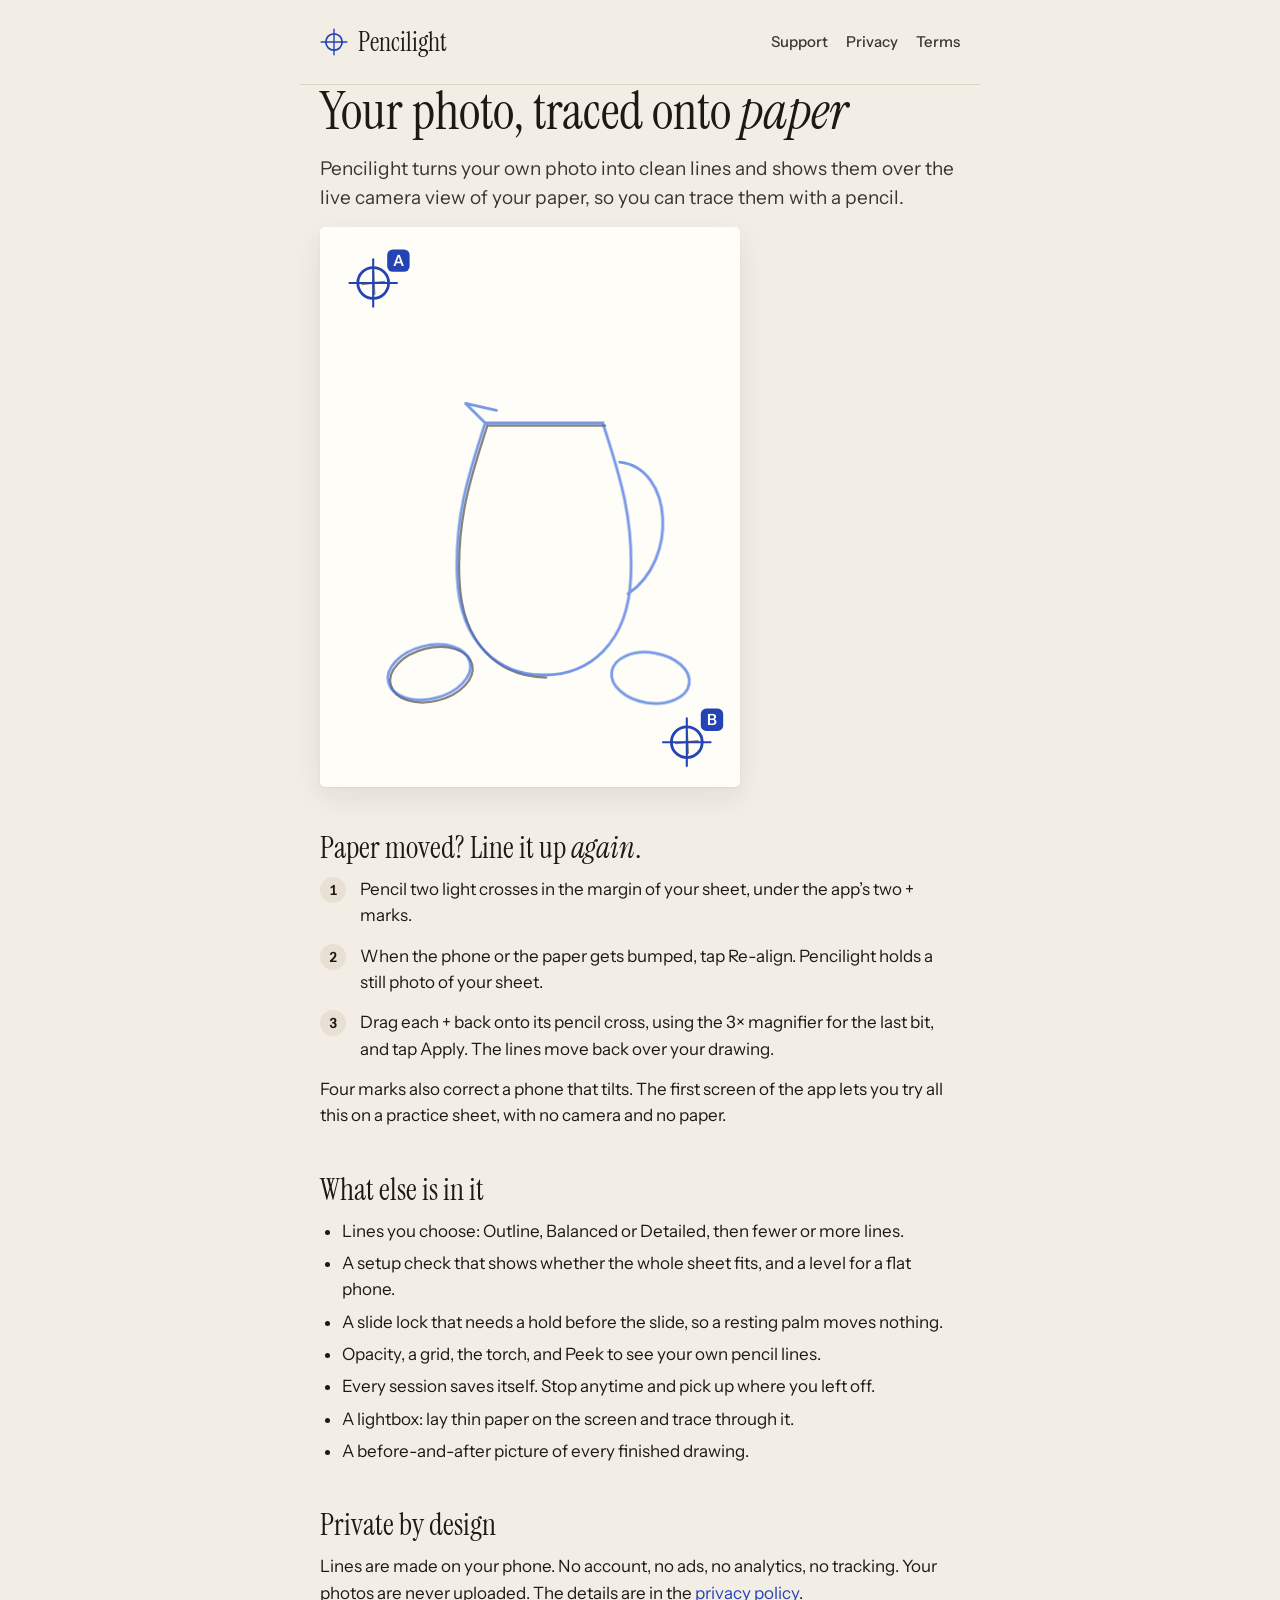
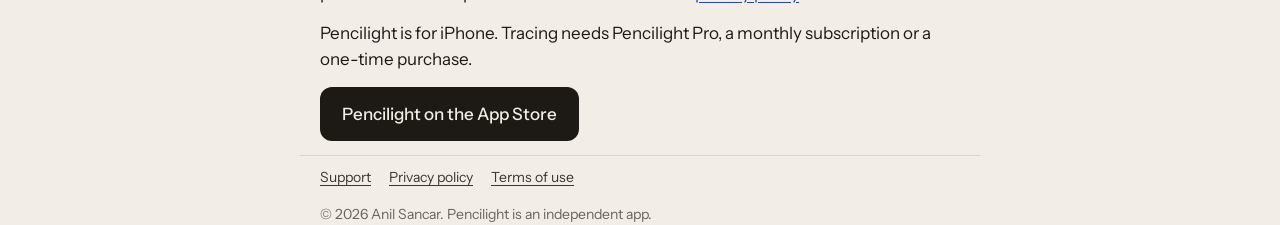
<file: index.html>
<!doctype html>
<html lang="en">
<head>
  <meta charset="utf-8">
  <meta name="viewport" content="width=device-width, initial-scale=1">
  <meta name="color-scheme" content="light">
  <meta name="theme-color" content="#F3EEE5">
  <title>Pencilight: trace your photo onto paper</title>
  <meta name="description" content="Pencilight turns your own photo into clean lines over the live camera view of your paper. Two pencil marks line the picture up again when the phone or paper moves.">
  <link rel="icon" href="assets/mark.svg" type="image/svg+xml">
  <link rel="preconnect" href="https://fonts.googleapis.com">
  <link rel="preconnect" href="https://fonts.gstatic.com" crossorigin>
  <link rel="stylesheet" href="https://fonts.googleapis.com/css2?family=Instrument+Sans:wght@400;500;600&amp;family=Instrument+Serif:ital@0;1&amp;display=swap">
  <link rel="stylesheet" href="assets/site.css">
</head>
<body>
  <header class="column bar">
    <a class="wordmark" href="./" aria-label="Pencilight home">
      <svg width="28" height="28" viewBox="0 0 24 24" aria-hidden="true"><g fill="none" stroke="#2443B5" stroke-linecap="round"><circle cx="12" cy="12" r="7" stroke-width="1.5"/><path d="M12 1v22M1 12h22" stroke-width="1.2"/></g></svg>
      Pencilight
    </a>
    <nav aria-label="Site">
      <a href="support/">Support</a>
      <a href="privacy/">Privacy</a>
      <a href="terms/">Terms</a>
    </nav>
  </header>

  <main class="column">
    <h1>Your photo, traced onto <em>paper</em></h1>
    <p class="lede">Pencilight turns your own photo into clean lines and shows them over the live camera view of your paper, so you can trace them with a pencil.</p>

    <svg class="sheet" viewBox="0 0 300 400" role="img" aria-label="A sheet of paper with blue guide lines of a jug and two lemons, part of it already drawn in pencil, and two pencil crosses in the margin, A and B, each under a blue registration mark.">
      <g fill="none" stroke="#8A847A" stroke-width="1.6" stroke-linecap="round" transform="translate(1.6 1.8)">
        <path d="M118 140 C108 172 96 204 98 250 C100 298 128 320 160 320"/>
        <path d="M118 140 L202 140"/>
        <ellipse cx="78" cy="318" rx="30" ry="19" transform="rotate(-14 78 318)"/>
      </g>
      <g fill="none" stroke="#3C6DE0" stroke-width="2" stroke-linecap="round" stroke-linejoin="round" opacity="0.7">
        <path d="M118 140 C108 172 96 204 98 250 C100 298 128 320 160 320 C192 320 220 298 222 250 C224 204 212 172 202 140"/>
        <path d="M118 140 L202 140 M118 140 L104 126 L126 131"/>
        <path d="M214 168 C252 172 256 238 220 262"/>
        <ellipse cx="78" cy="318" rx="30" ry="19" transform="rotate(-14 78 318)"/>
        <ellipse cx="236" cy="322" rx="28" ry="18" transform="rotate(9 236 322)"/>
      </g>
      <g stroke="#8A847A" stroke-width="1.4" stroke-linecap="round">
        <path d="M28 41 L48 39 M38 30 L39 50"/>
        <path d="M252 369 L272 367 M262 358 L263 378"/>
      </g>
      <g fill="none" stroke-linecap="round">
        <circle cx="38" cy="40" r="11" stroke="#FFFDF8" stroke-width="5"/>
        <circle cx="38" cy="40" r="11" stroke="#2443B5" stroke-width="2"/>
        <path d="M38 23 V57 M21 40 H55" stroke="#2443B5" stroke-width="1.5"/>
        <circle cx="262" cy="368" r="11" stroke="#FFFDF8" stroke-width="5"/>
        <circle cx="262" cy="368" r="11" stroke="#2443B5" stroke-width="2"/>
        <path d="M262 351 V385 M245 368 H279" stroke="#2443B5" stroke-width="1.5"/>
      </g>
      <g font-family="Instrument Sans, system-ui, sans-serif" font-size="11" font-weight="600" text-anchor="middle">
        <rect x="48" y="16" width="16" height="16" rx="4" fill="#2443B5"/>
        <text x="56" y="28" fill="#FFFDF8">A</text>
        <rect x="272" y="344" width="16" height="16" rx="4" fill="#2443B5"/>
        <text x="280" y="356" fill="#FFFDF8">B</text>
      </g>
    </svg>

    <h2>Paper moved? Line it up <em>again</em>.</h2>
    <ol class="steps">
      <li>Pencil two light crosses in the margin of your sheet, under the app’s two + marks.</li>
      <li>When the phone or the paper gets bumped, tap Re-align. Pencilight holds a still photo of your sheet.</li>
      <li>Drag each + back onto its pencil cross, using the 3× magnifier for the last bit, and tap Apply. The lines move back over your drawing.</li>
    </ol>
    <p>Four marks also correct a phone that tilts. The first screen of the app lets you try all this on a practice sheet, with no camera and no paper.</p>

    <h2>What else is in it</h2>
    <ul>
      <li>Lines you choose: Outline, Balanced or Detailed, then fewer or more lines.</li>
      <li>A setup check that shows whether the whole sheet fits, and a level for a flat phone.</li>
      <li>A slide lock that needs a hold before the slide, so a resting palm moves nothing.</li>
      <li>Opacity, a grid, the torch, and Peek to see your own pencil lines.</li>
      <li>Every session saves itself. Stop anytime and pick up where you left off.</li>
      <li>A lightbox: lay thin paper on the screen and trace through it.</li>
      <li>A before-and-after picture of every finished drawing.</li>
    </ul>

    <h2>Private by design</h2>
    <p>Lines are made on your phone. No account, no ads, no analytics, no tracking. Your photos are never uploaded. The details are in the <a href="privacy/">privacy policy</a>.</p>

    <p>Pencilight is for iPhone. Tracing needs Pencilight Pro, a monthly subscription or a one-time purchase.</p>
    <p><a class="cta" href="https://apps.apple.com/app/id6819439772">Pencilight on the App Store</a></p>
  </main>

  <footer class="column">
    <nav aria-label="Footer">
      <a href="support/">Support</a>
      <a href="privacy/">Privacy policy</a>
      <a href="terms/">Terms of use</a>
    </nav>
    <p>© 2026 Anil Sancar. Pencilight is an independent app.</p>
  </footer>
</body>
</html>
</file>
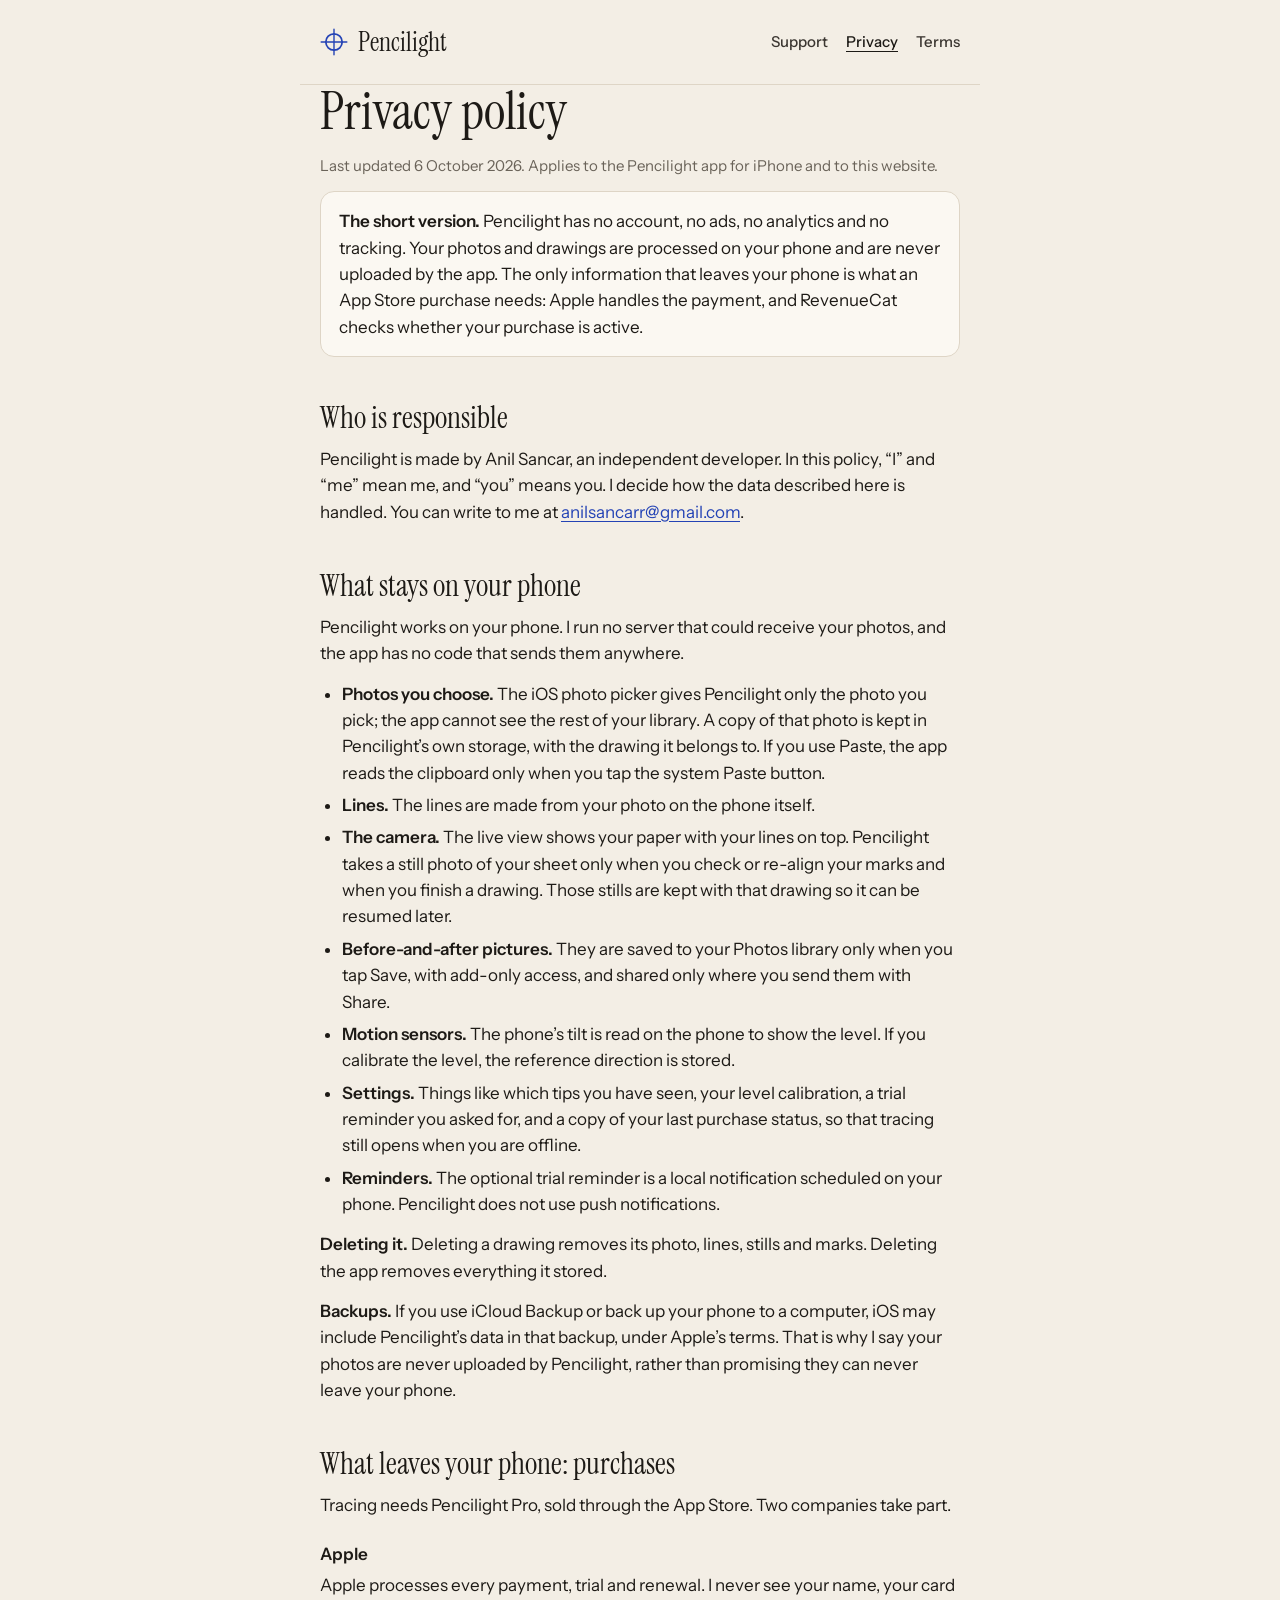
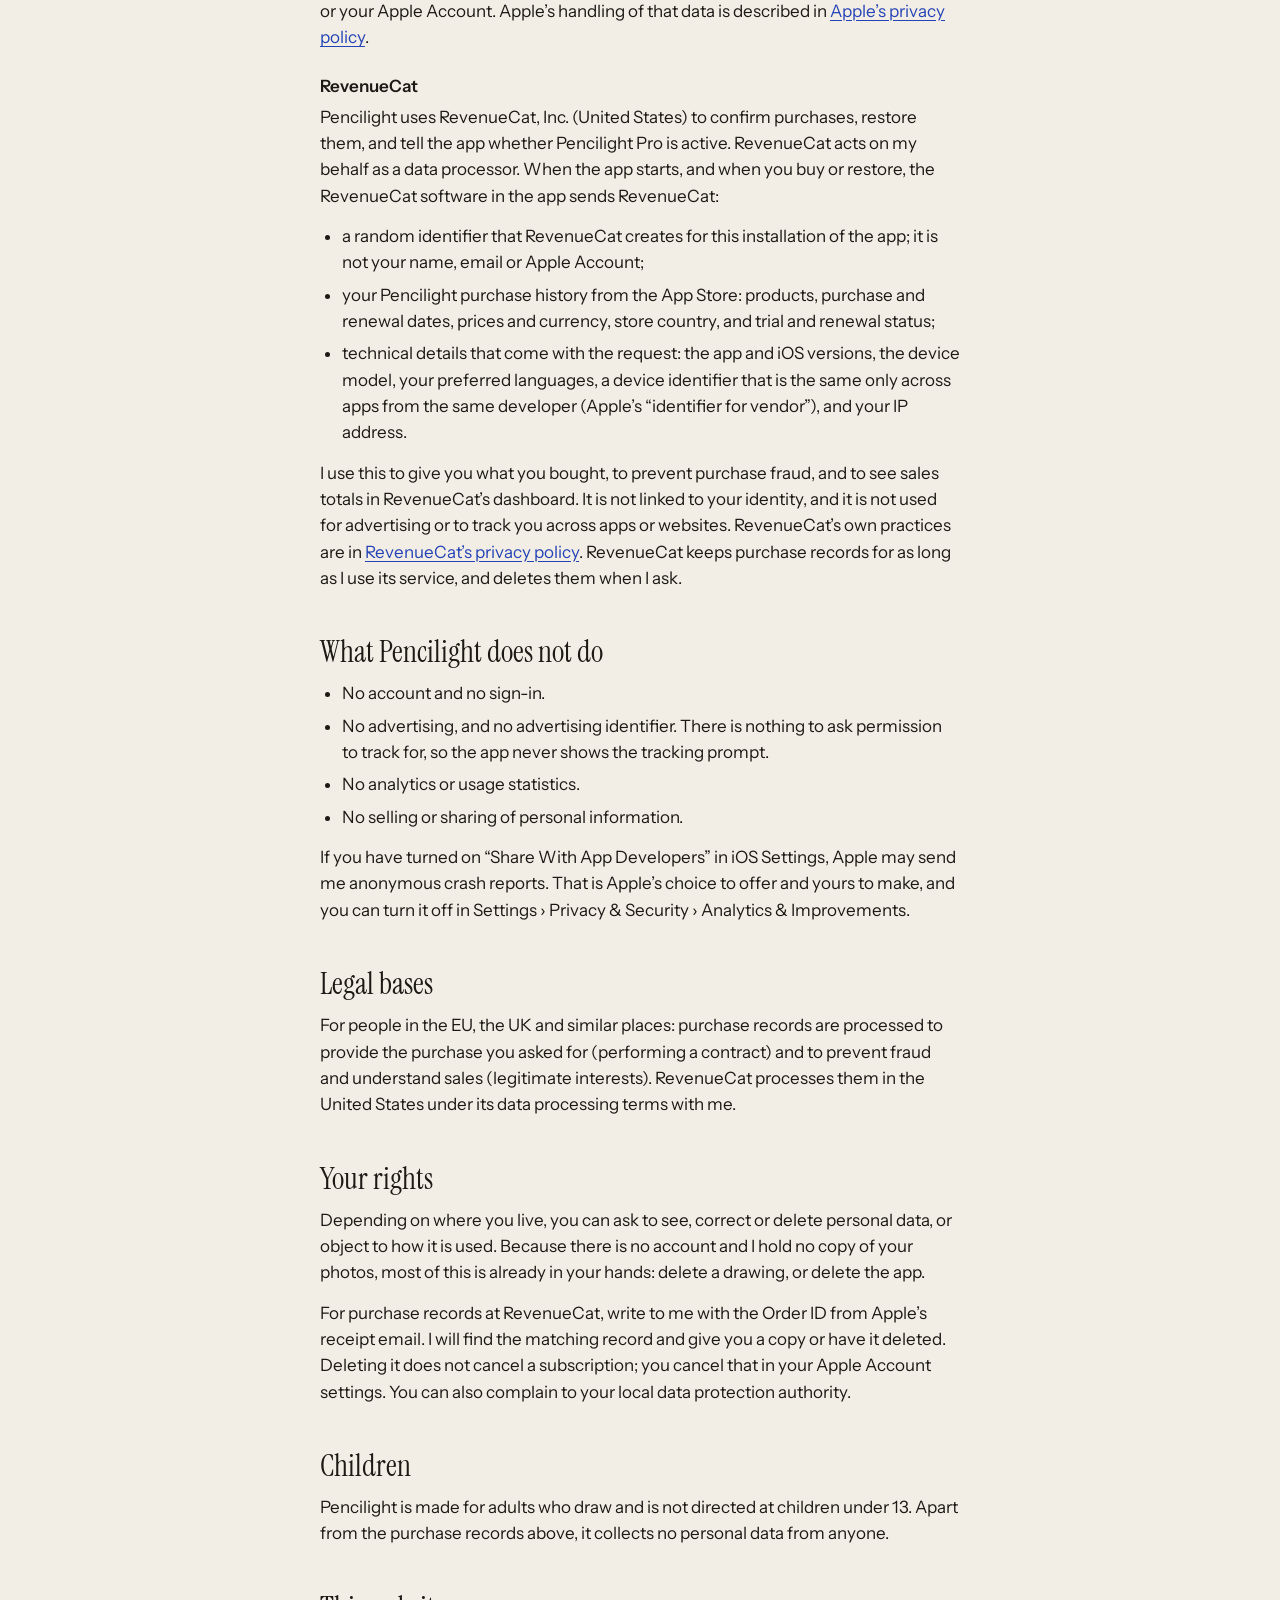
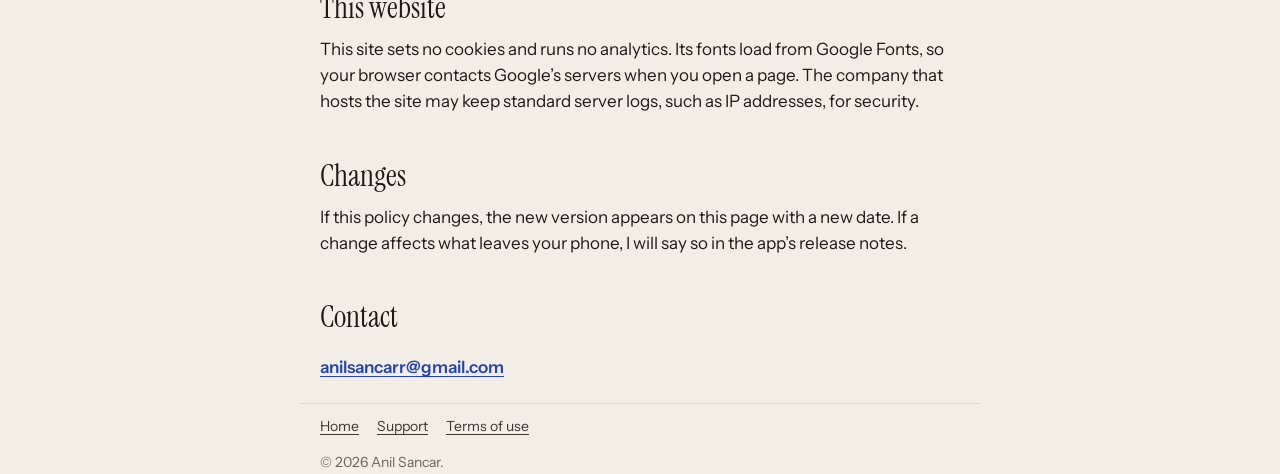
<file: privacy/index.html>
<!doctype html>
<html lang="en">
<head>
  <meta charset="utf-8">
  <meta name="viewport" content="width=device-width, initial-scale=1">
  <meta name="color-scheme" content="light">
  <meta name="theme-color" content="#F3EEE5">
  <title>Pencilight privacy policy</title>
  <meta name="description" content="What Pencilight keeps on your phone, and the one thing that leaves it: the record of an App Store purchase.">
  <link rel="icon" href="../assets/mark.svg" type="image/svg+xml">
  <link rel="preconnect" href="https://fonts.googleapis.com">
  <link rel="preconnect" href="https://fonts.gstatic.com" crossorigin>
  <link rel="stylesheet" href="https://fonts.googleapis.com/css2?family=Instrument+Sans:wght@400;500;600&amp;family=Instrument+Serif:ital@0;1&amp;display=swap">
  <link rel="stylesheet" href="../assets/site.css">
</head>
<body>
  <header class="column bar">
    <a class="wordmark" href="../" aria-label="Pencilight home">
      <svg width="28" height="28" viewBox="0 0 24 24" aria-hidden="true"><g fill="none" stroke="#2443B5" stroke-linecap="round"><circle cx="12" cy="12" r="7" stroke-width="1.5"/><path d="M12 1v22M1 12h22" stroke-width="1.2"/></g></svg>
      Pencilight
    </a>
    <nav aria-label="Site">
      <a href="../support/">Support</a>
      <a href="./" aria-current="page">Privacy</a>
      <a href="../terms/">Terms</a>
    </nav>
  </header>

  <main class="column">
    <h1>Privacy policy</h1>
    <p class="meta">Last updated 6 October 2026. Applies to the Pencilight app for iPhone and to this website.</p>

    <div class="card">
      <p><strong>The short version.</strong> Pencilight has no account, no ads, no analytics and no tracking. Your photos and drawings are processed on your phone and are never uploaded by the app. The only information that leaves your phone is what an App Store purchase needs: Apple handles the payment, and RevenueCat checks whether your purchase is active.</p>
    </div>

    <h2>Who is responsible</h2>
    <p>Pencilight is made by Anil Sancar, an independent developer. In this policy, “I” and “me” mean me, and “you” means you. I decide how the data described here is handled. You can write to me at <a href="mailto:anilsancarr@gmail.com">anilsancarr@gmail.com</a>.</p>

    <h2>What stays on your phone</h2>
    <p>Pencilight works on your phone. I run no server that could receive your photos, and the app has no code that sends them anywhere.</p>
    <ul>
      <li><strong>Photos you choose.</strong> The iOS photo picker gives Pencilight only the photo you pick; the app cannot see the rest of your library. A copy of that photo is kept in Pencilight’s own storage, with the drawing it belongs to. If you use Paste, the app reads the clipboard only when you tap the system Paste button.</li>
      <li><strong>Lines.</strong> The lines are made from your photo on the phone itself.</li>
      <li><strong>The camera.</strong> The live view shows your paper with your lines on top. Pencilight takes a still photo of your sheet only when you check or re-align your marks and when you finish a drawing. Those stills are kept with that drawing so it can be resumed later.</li>
      <li><strong>Before-and-after pictures.</strong> They are saved to your Photos library only when you tap Save, with add-only access, and shared only where you send them with Share.</li>
      <li><strong>Motion sensors.</strong> The phone’s tilt is read on the phone to show the level. If you calibrate the level, the reference direction is stored.</li>
      <li><strong>Settings.</strong> Things like which tips you have seen, your level calibration, a trial reminder you asked for, and a copy of your last purchase status, so that tracing still opens when you are offline.</li>
      <li><strong>Reminders.</strong> The optional trial reminder is a local notification scheduled on your phone. Pencilight does not use push notifications.</li>
    </ul>
    <p><strong>Deleting it.</strong> Deleting a drawing removes its photo, lines, stills and marks. Deleting the app removes everything it stored.</p>
    <p><strong>Backups.</strong> If you use iCloud Backup or back up your phone to a computer, iOS may include Pencilight’s data in that backup, under Apple’s terms. That is why I say your photos are never uploaded by Pencilight, rather than promising they can never leave your phone.</p>

    <h2>What leaves your phone: purchases</h2>
    <p>Tracing needs Pencilight Pro, sold through the App Store. Two companies take part.</p>
    <h3>Apple</h3>
    <p>Apple processes every payment, trial and renewal. I never see your name, your card or your Apple Account. Apple’s handling of that data is described in <a href="https://www.apple.com/legal/privacy/">Apple’s privacy policy</a>.</p>
    <h3>RevenueCat</h3>
    <p>Pencilight uses RevenueCat, Inc. (United States) to confirm purchases, restore them, and tell the app whether Pencilight Pro is active. RevenueCat acts on my behalf as a data processor. When the app starts, and when you buy or restore, the RevenueCat software in the app sends RevenueCat:</p>
    <ul>
      <li>a random identifier that RevenueCat creates for this installation of the app; it is not your name, email or Apple Account;</li>
      <li>your Pencilight purchase history from the App Store: products, purchase and renewal dates, prices and currency, store country, and trial and renewal status;</li>
      <li>technical details that come with the request: the app and iOS versions, the device model, your preferred languages, a device identifier that is the same only across apps from the same developer (Apple’s “identifier for vendor”), and your IP address.</li>
    </ul>
    <p>I use this to give you what you bought, to prevent purchase fraud, and to see sales totals in RevenueCat’s dashboard. It is not linked to your identity, and it is not used for advertising or to track you across apps or websites. RevenueCat’s own practices are in <a href="https://www.revenuecat.com/privacy">RevenueCat’s privacy policy</a>. RevenueCat keeps purchase records for as long as I use its service, and deletes them when I ask.</p>

    <h2>What Pencilight does not do</h2>
    <ul>
      <li>No account and no sign-in.</li>
      <li>No advertising, and no advertising identifier. There is nothing to ask permission to track for, so the app never shows the tracking prompt.</li>
      <li>No analytics or usage statistics.</li>
      <li>No selling or sharing of personal information.</li>
    </ul>
    <p>If you have turned on “Share With App Developers” in iOS Settings, Apple may send me anonymous crash reports. That is Apple’s choice to offer and yours to make, and you can turn it off in Settings › Privacy &amp; Security › Analytics &amp; Improvements.</p>

    <h2>Legal bases</h2>
    <p>For people in the EU, the UK and similar places: purchase records are processed to provide the purchase you asked for (performing a contract) and to prevent fraud and understand sales (legitimate interests). RevenueCat processes them in the United States under its data processing terms with me.</p>

    <h2>Your rights</h2>
    <p>Depending on where you live, you can ask to see, correct or delete personal data, or object to how it is used. Because there is no account and I hold no copy of your photos, most of this is already in your hands: delete a drawing, or delete the app.</p>
    <p>For purchase records at RevenueCat, write to me with the Order ID from Apple’s receipt email. I will find the matching record and give you a copy or have it deleted. Deleting it does not cancel a subscription; you cancel that in your Apple Account settings. You can also complain to your local data protection authority.</p>

    <h2>Children</h2>
    <p>Pencilight is made for adults who draw and is not directed at children under 13. Apart from the purchase records above, it collects no personal data from anyone.</p>

    <h2>This website</h2>
    <p>This site sets no cookies and runs no analytics. Its fonts load from Google Fonts, so your browser contacts Google’s servers when you open a page. The company that hosts the site may keep standard server logs, such as IP addresses, for security.</p>

    <h2>Changes</h2>
    <p>If this policy changes, the new version appears on this page with a new date. If a change affects what leaves your phone, I will say so in the app’s release notes.</p>

    <h2>Contact</h2>
    <p><a class="mail" href="mailto:anilsancarr@gmail.com">anilsancarr@gmail.com</a></p>
  </main>

  <footer class="column">
    <nav aria-label="Footer">
      <a href="../">Home</a>
      <a href="../support/">Support</a>
      <a href="../terms/">Terms of use</a>
    </nav>
    <p>© 2026 Anil Sancar.</p>
  </footer>
</body>
</html>
</file>
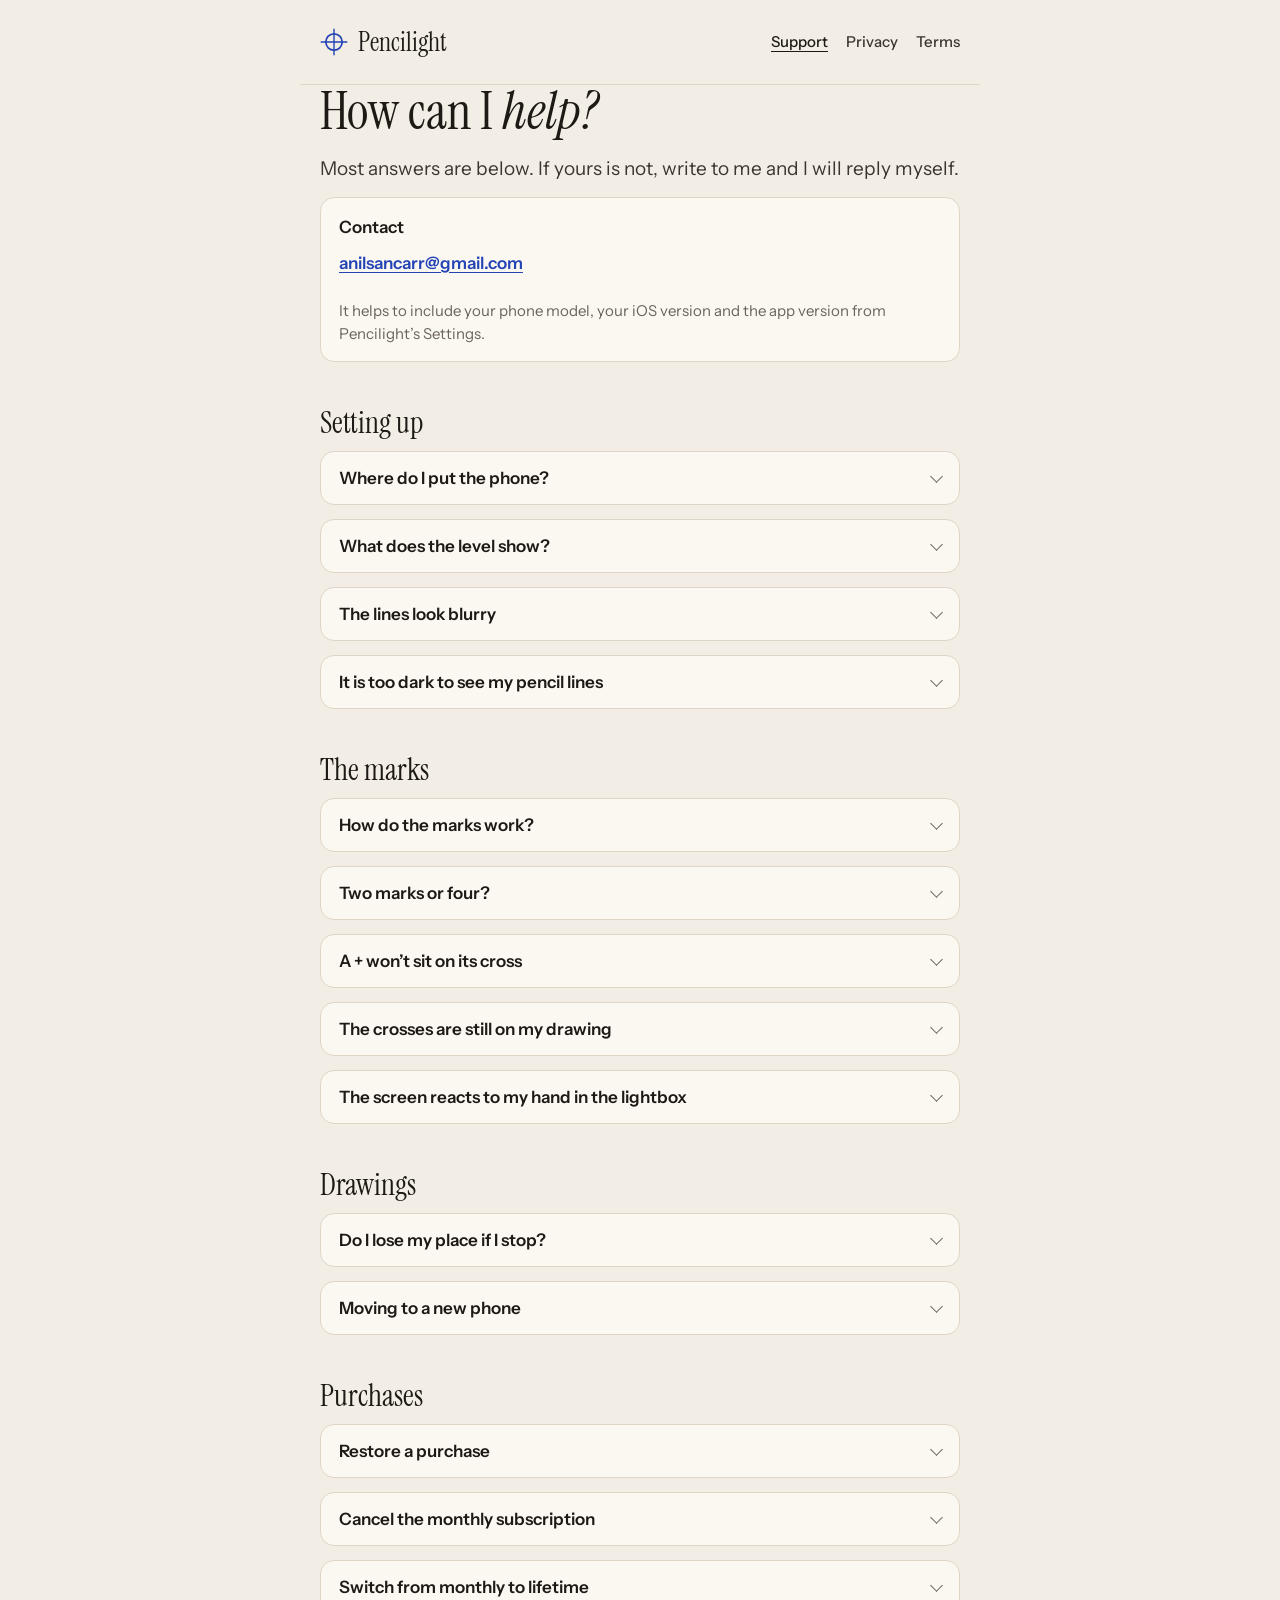
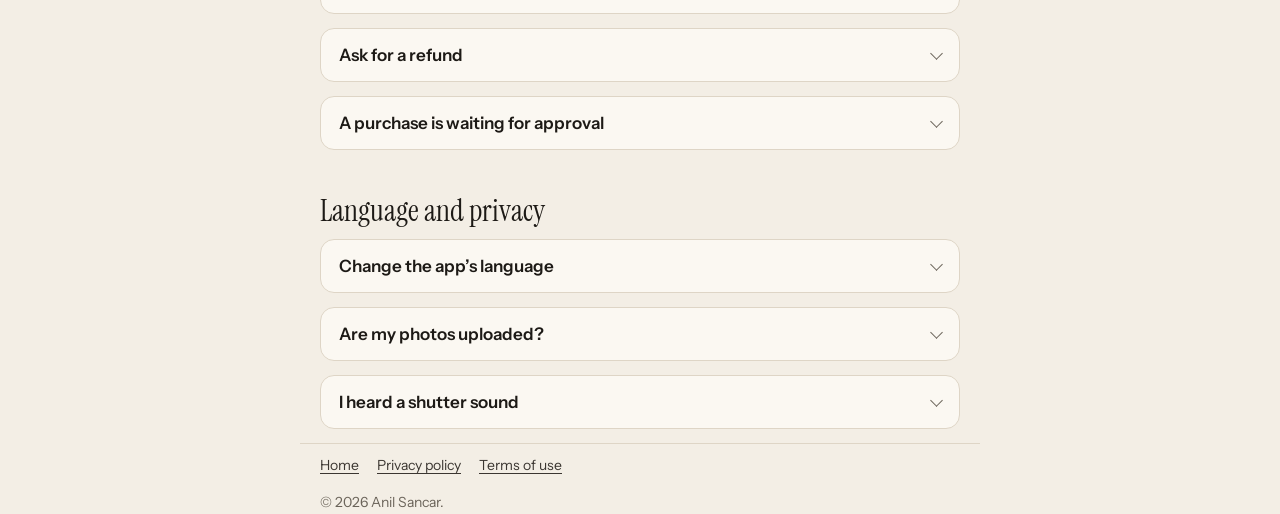
<file: support/index.html>
<!doctype html>
<html lang="en">
<head>
  <meta charset="utf-8">
  <meta name="viewport" content="width=device-width, initial-scale=1">
  <meta name="color-scheme" content="light">
  <meta name="theme-color" content="#F3EEE5">
  <title>Pencilight support</title>
  <meta name="description" content="Setup tips, re-aligning with the marks, purchases and contact for Pencilight.">
  <link rel="icon" href="../assets/mark.svg" type="image/svg+xml">
  <link rel="preconnect" href="https://fonts.googleapis.com">
  <link rel="preconnect" href="https://fonts.gstatic.com" crossorigin>
  <link rel="stylesheet" href="https://fonts.googleapis.com/css2?family=Instrument+Sans:wght@400;500;600&amp;family=Instrument+Serif:ital@0;1&amp;display=swap">
  <link rel="stylesheet" href="../assets/site.css">
</head>
<body>
  <header class="column bar">
    <a class="wordmark" href="../" aria-label="Pencilight home">
      <svg width="28" height="28" viewBox="0 0 24 24" aria-hidden="true"><g fill="none" stroke="#2443B5" stroke-linecap="round"><circle cx="12" cy="12" r="7" stroke-width="1.5"/><path d="M12 1v22M1 12h22" stroke-width="1.2"/></g></svg>
      Pencilight
    </a>
    <nav aria-label="Site">
      <a href="./" aria-current="page">Support</a>
      <a href="../privacy/">Privacy</a>
      <a href="../terms/">Terms</a>
    </nav>
  </header>

  <main class="column">
    <h1>How can I <em>help?</em></h1>
    <p class="lede">Most answers are below. If yours is not, write to me and I will reply myself.</p>
    <div class="card">
      <p><strong>Contact</strong><br>
      <a class="mail" href="mailto:anilsancarr@gmail.com?subject=Pencilight%20support">anilsancarr@gmail.com</a></p>
      <p class="meta">It helps to include your phone model, your iOS version and the app version from Pencilight’s Settings.</p>
    </div>

    <h2>Setting up</h2>
    <details class="card">
      <summary>Where do I put the phone?</summary>
      <div class="answer">
        <p>Lay the phone screen-up on a firm stack of books, with the camera end sticking out over the middle of your sheet. The setup check shows a dashed outline: raise the phone until the whole sheet fits inside it.</p>
        <p>Prefer no stand? Use the lightbox: lay thin paper on the screen and trace through it. It suits drawings up to the size of your screen.</p>
      </div>
    </details>
    <details class="card">
      <summary>What does the level show?</summary>
      <div class="answer">
        <p>The tilt of the phone from flat, in degrees. Within 1° it turns green. If your desk slopes, lay the phone flat on your paper and use Calibrate level on paper in More; Reset level clears it.</p>
      </div>
    </details>
    <details class="card">
      <summary>The lines look blurry</summary>
      <div class="answer">
        <p>Tap Refocus in More, or raise the phone 2–3 cm. Focus locks when you lock the picture, so a hand passing under the camera does not pull it away.</p>
      </div>
    </details>
    <details class="card">
      <summary>It is too dark to see my pencil lines</summary>
      <div class="answer">
        <p>A desk lamp helps most. The torch works too, on phones that have one. If the screen looks yellow, turn off Night Shift for an even white.</p>
      </div>
    </details>

    <h2>The marks</h2>
    <details class="card">
      <summary>How do the marks work?</summary>
      <div class="answer">
        <p>Before you lock the picture, Pencilight places two + marks in the margin of your sheet. You pencil a light cross and its letter under each one. When the phone or the paper moves, tap Re-align: drag each + back onto its pencil cross, use the 3× magnifier for the last bit, and tap Apply. The lines move back over your drawing.</p>
        <p>To practise without paper, open How the marks work from Drawings or Settings.</p>
      </div>
    </details>
    <details class="card">
      <summary>Two marks or four?</summary>
      <div class="answer">
        <p>Two marks bring back the position, the size and the turn. Four marks also correct a phone that tilts. Spread the marks toward the corners: marks close together give a rougher result.</p>
      </div>
    </details>
    <details class="card">
      <summary>A + won’t sit on its cross</summary>
      <div class="answer">
        <p>Check the letters: A on the A cross, B on the B cross. If the app says the size changed a lot, the phone has probably moved up or down; put it back at its old height and try again.</p>
      </div>
    </details>
    <details class="card">
      <summary>The crosses are still on my drawing</summary>
      <div class="answer">
        <p>They are light pencil in the margin. Erase them when you finish.</p>
      </div>
    </details>
    <details class="card">
      <summary>The screen reacts to my hand in the lightbox</summary>
      <div class="answer">
        <p>Lock the picture first: the slide lock needs a hold before the slide, so a resting palm does nothing. Swipes from the very edge of the screen still reach iOS. Guided Access blocks them: turn it on in Settings › Accessibility › Guided Access, then triple-click the side button while you draw.</p>
      </div>
    </details>

    <h2>Drawings</h2>
    <details class="card">
      <summary>Do I lose my place if I stop?</summary>
      <div class="answer">
        <p>No. Every session saves itself, including the marks and where the picture sits. Open the drawing from Drawings and check that each + still sits on its cross.</p>
      </div>
    </details>
    <details class="card">
      <summary>Moving to a new phone</summary>
      <div class="answer">
        <p>Your drawings live on your phone. Restoring a backup of your old phone (iCloud Backup, a computer backup or Quick Start) brings them along. Pencilight Pro comes back with Restore purchases.</p>
      </div>
    </details>

    <h2>Purchases</h2>
    <details class="card">
      <summary>Restore a purchase</summary>
      <div class="answer">
        <p>In Pencilight, open Settings and tap Restore purchases, or tap Restore at the top of the purchase screen. Use the same Apple Account you bought with; if you bought with another one, sign in with it in iOS Settings and try again.</p>
      </div>
    </details>
    <details class="card">
      <summary>Cancel the monthly subscription</summary>
      <div class="answer">
        <p>Open Settings in Pencilight and tap Manage subscription, or go to iOS Settings › your name › Subscriptions. Cancel at least 24 hours before the next renewal to stop that charge. Your drawings stay on your phone either way.</p>
      </div>
    </details>
    <details class="card">
      <summary>Switch from monthly to lifetime</summary>
      <div class="answer">
        <p>In Settings, tap Switch to lifetime and buy it. Then cancel the monthly plan in Settings › your name › Subscriptions, so it stops renewing. Buying lifetime does not cancel it for you.</p>
      </div>
    </details>
    <details class="card">
      <summary>Ask for a refund</summary>
      <div class="answer">
        <p>Apple handles refunds: request one at <a href="https://reportaproblem.apple.com">reportaproblem.apple.com</a>. I cannot see your payment or issue refunds myself.</p>
      </div>
    </details>
    <details class="card">
      <summary>A purchase is waiting for approval</summary>
      <div class="answer">
        <p>With Ask to Buy, the request goes to the family organizer. Tracing unlocks as soon as it is approved; you do not need to buy again. Family Sharing is not offered for Pencilight Pro.</p>
      </div>
    </details>

    <h2>Language and privacy</h2>
    <details class="card">
      <summary>Change the app’s language</summary>
      <div class="answer">
        <p>Pencilight uses the language you pick for it in iOS Settings › Pencilight › Language.</p>
      </div>
    </details>
    <details class="card">
      <summary>Are my photos uploaded?</summary>
      <div class="answer">
        <p>No. Lines are made on your phone, and the app has no account, ads, analytics or tracking. The only thing that leaves your phone is what an App Store purchase needs. The <a href="../privacy/">privacy policy</a> has the details.</p>
      </div>
    </details>
    <details class="card">
      <summary>I heard a shutter sound</summary>
      <div class="answer">
        <p>In some countries iOS always plays the shutter sound. It is the still photo Pencilight takes for the magnifier or the finished drawing. It is kept with that drawing and never uploaded.</p>
      </div>
    </details>
  </main>

  <footer class="column">
    <nav aria-label="Footer">
      <a href="../">Home</a>
      <a href="../privacy/">Privacy policy</a>
      <a href="../terms/">Terms of use</a>
    </nav>
    <p>© 2026 Anil Sancar.</p>
  </footer>
</body>
</html>
</file>
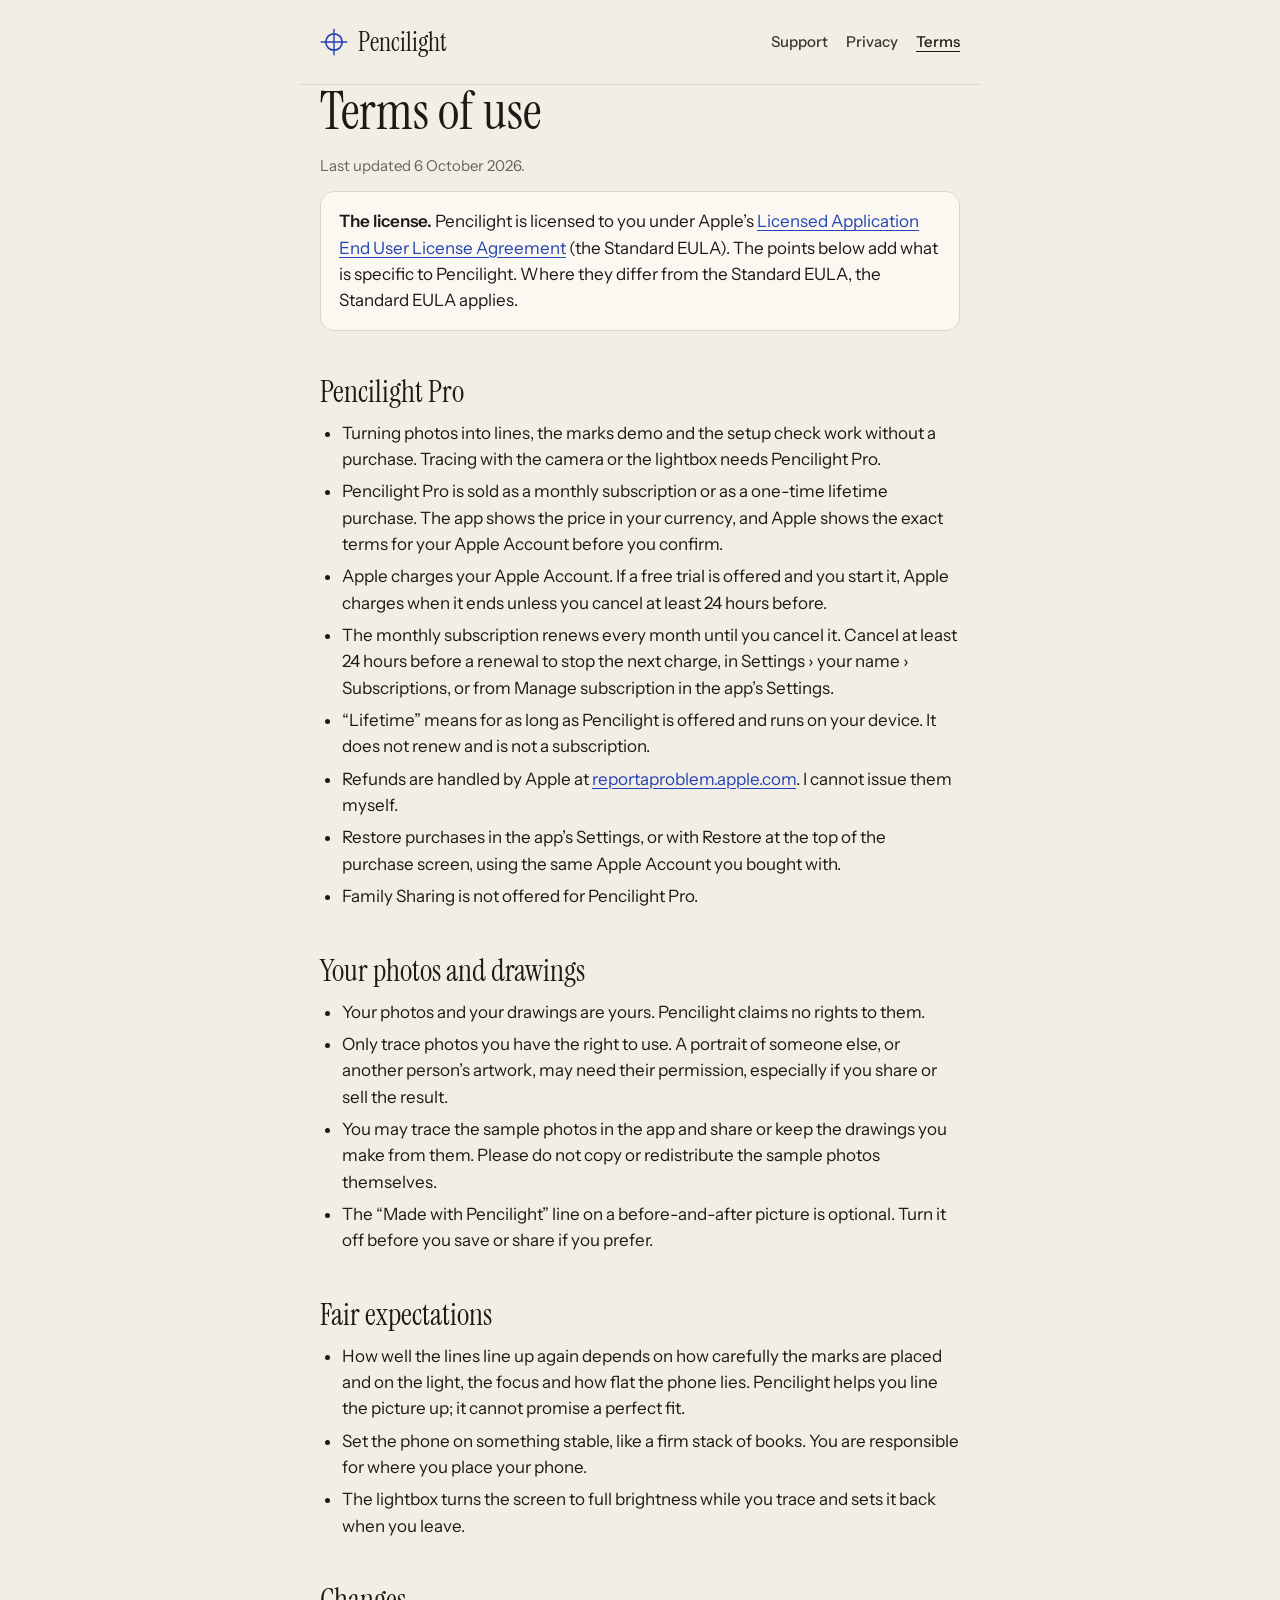
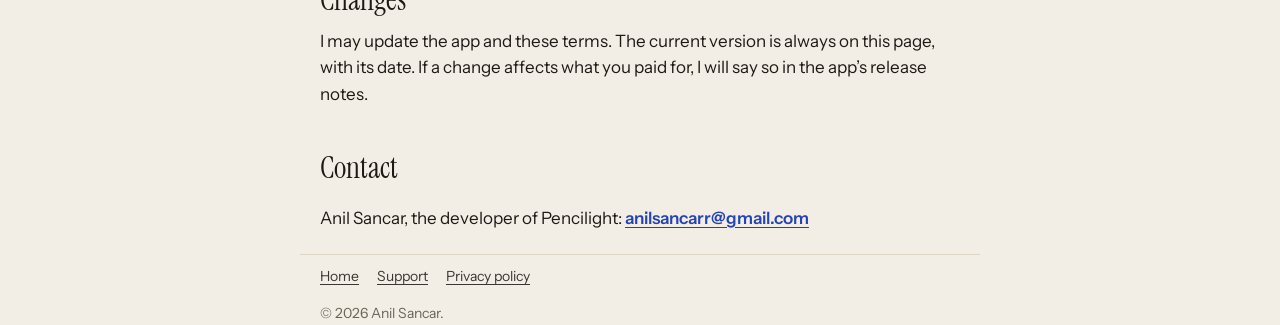
<file: terms/index.html>
<!doctype html>
<html lang="en">
<head>
  <meta charset="utf-8">
  <meta name="viewport" content="width=device-width, initial-scale=1">
  <meta name="color-scheme" content="light">
  <meta name="theme-color" content="#F3EEE5">
  <title>Pencilight terms of use</title>
  <meta name="description" content="Pencilight is licensed under Apple's Standard EULA. These short terms add what is specific to the app and to Pencilight Pro.">
  <link rel="icon" href="../assets/mark.svg" type="image/svg+xml">
  <link rel="preconnect" href="https://fonts.googleapis.com">
  <link rel="preconnect" href="https://fonts.gstatic.com" crossorigin>
  <link rel="stylesheet" href="https://fonts.googleapis.com/css2?family=Instrument+Sans:wght@400;500;600&amp;family=Instrument+Serif:ital@0;1&amp;display=swap">
  <link rel="stylesheet" href="../assets/site.css">
</head>
<body>
  <header class="column bar">
    <a class="wordmark" href="../" aria-label="Pencilight home">
      <svg width="28" height="28" viewBox="0 0 24 24" aria-hidden="true"><g fill="none" stroke="#2443B5" stroke-linecap="round"><circle cx="12" cy="12" r="7" stroke-width="1.5"/><path d="M12 1v22M1 12h22" stroke-width="1.2"/></g></svg>
      Pencilight
    </a>
    <nav aria-label="Site">
      <a href="../support/">Support</a>
      <a href="../privacy/">Privacy</a>
      <a href="./" aria-current="page">Terms</a>
    </nav>
  </header>

  <main class="column">
    <h1>Terms of use</h1>
    <p class="meta">Last updated 6 October 2026.</p>

    <div class="card">
      <p><strong>The license.</strong> Pencilight is licensed to you under Apple’s <a href="https://www.apple.com/legal/internet-services/itunes/dev/stdeula/">Licensed Application End User License Agreement</a> (the Standard EULA). The points below add what is specific to Pencilight. Where they differ from the Standard EULA, the Standard EULA applies.</p>
    </div>

    <h2>Pencilight Pro</h2>
    <ul>
      <li>Turning photos into lines, the marks demo and the setup check work without a purchase. Tracing with the camera or the lightbox needs Pencilight Pro.</li>
      <li>Pencilight Pro is sold as a monthly subscription or as a one-time lifetime purchase. The app shows the price in your currency, and Apple shows the exact terms for your Apple Account before you confirm.</li>
      <li>Apple charges your Apple Account. If a free trial is offered and you start it, Apple charges when it ends unless you cancel at least 24 hours before.</li>
      <li>The monthly subscription renews every month until you cancel it. Cancel at least 24 hours before a renewal to stop the next charge, in Settings › your name › Subscriptions, or from Manage subscription in the app’s Settings.</li>
      <li>“Lifetime” means for as long as Pencilight is offered and runs on your device. It does not renew and is not a subscription.</li>
      <li>Refunds are handled by Apple at <a href="https://reportaproblem.apple.com">reportaproblem.apple.com</a>. I cannot issue them myself.</li>
      <li>Restore purchases in the app’s Settings, or with Restore at the top of the purchase screen, using the same Apple Account you bought with.</li>
      <li>Family Sharing is not offered for Pencilight Pro.</li>
    </ul>

    <h2>Your photos and drawings</h2>
    <ul>
      <li>Your photos and your drawings are yours. Pencilight claims no rights to them.</li>
      <li>Only trace photos you have the right to use. A portrait of someone else, or another person’s artwork, may need their permission, especially if you share or sell the result.</li>
      <li>You may trace the sample photos in the app and share or keep the drawings you make from them. Please do not copy or redistribute the sample photos themselves.</li>
      <li>The “Made with Pencilight” line on a before-and-after picture is optional. Turn it off before you save or share if you prefer.</li>
    </ul>

    <h2>Fair expectations</h2>
    <ul>
      <li>How well the lines line up again depends on how carefully the marks are placed and on the light, the focus and how flat the phone lies. Pencilight helps you line the picture up; it cannot promise a perfect fit.</li>
      <li>Set the phone on something stable, like a firm stack of books. You are responsible for where you place your phone.</li>
      <li>The lightbox turns the screen to full brightness while you trace and sets it back when you leave.</li>
    </ul>

    <h2>Changes</h2>
    <p>I may update the app and these terms. The current version is always on this page, with its date. If a change affects what you paid for, I will say so in the app’s release notes.</p>

    <h2>Contact</h2>
    <p>Anil Sancar, the developer of Pencilight: <a class="mail" href="mailto:anilsancarr@gmail.com">anilsancarr@gmail.com</a></p>
  </main>

  <footer class="column">
    <nav aria-label="Footer">
      <a href="../">Home</a>
      <a href="../support/">Support</a>
      <a href="../privacy/">Privacy policy</a>
    </nav>
    <p>© 2026 Anil Sancar.</p>
  </footer>
</body>
</html>
</file>
<file: assets/site.css>
/* Pencilight site: Atelier light. Cream paper, ink, one ultramarine accent. */

:root {
  --bg: #F3EEE5;
  --surface: #FBF8F2;
  --sheet: #FFFDF8;
  --raised: #E7E0D3;
  --line: #DED5C6;
  --text: #1D1A16;
  --text2: #3B3631;
  --dim: #6A6359;
  --accent: #2443B5;
  --accent-deep: #1A3289;
  --pencil: #8A847A;
  --guide: #3C6DE0;
  --paper-shadow: 0 1px 2px rgba(29, 26, 22, 0.06), 0 10px 28px rgba(29, 26, 22, 0.08);
  --gutter: 20px;
  color-scheme: light;
}

@media (max-width: 375px) {
  :root { --gutter: 16px; }
}

*,
*::before,
*::after { box-sizing: border-box; }

html { -webkit-text-size-adjust: 100%; }

body {
  margin: 0;
  background: var(--bg);
  color: var(--text);
  font-family: "Instrument Sans", system-ui, -apple-system, "Segoe UI", sans-serif;
  font-size: 17px;
  line-height: 1.55;
  overflow-wrap: break-word;
}

.column {
  max-width: 680px;
  margin: 0 auto;
  padding: 0 var(--gutter);
}

/* Top bar: wordmark left, three links right; wraps under the wordmark on narrow screens. */
.bar {
  display: flex;
  flex-wrap: wrap;
  align-items: center;
  justify-content: space-between;
  gap: 8px 20px;
  padding-top: 20px;
  padding-bottom: 20px;
  border-bottom: 1px solid var(--line);
}

.wordmark {
  display: inline-flex;
  align-items: center;
  gap: 10px;
  min-height: 44px;
  color: var(--text);
  text-decoration: none;
  font-family: "Instrument Serif", Georgia, serif;
  font-size: 26px;
  line-height: 1;
}

.wordmark svg { flex: none; }

.bar nav { display: flex; flex-wrap: wrap; gap: 0 18px; }

.bar nav a {
  display: inline-flex;
  align-items: center;
  min-height: 44px;
  color: var(--text2);
  text-decoration: none;
  font-size: 15px;
  font-weight: 500;
}

.bar nav a:hover,
.bar nav a[aria-current="page"] { color: var(--text); text-decoration: underline; text-underline-offset: 4px; }

main { padding-top: 40px; padding-bottom: 56px; }

h1,
h2 {
  font-family: "Instrument Serif", Georgia, serif;
  font-weight: 400;
  color: var(--text);
  text-align: left;
}

h1 { font-size: clamp(38px, 9vw, 52px); line-height: 1.02; margin: 0 0 16px; }
h2 { font-size: 30px; line-height: 1.1; margin: 44px 0 12px; }
h3 { font-size: 17px; font-weight: 600; line-height: 1.35; margin: 24px 0 6px; }
h1 em,
h2 em { font-style: italic; }

p,
ul,
ol { margin: 0 0 14px; }
ul,
ol { padding-left: 22px; }
li { margin-bottom: 6px; }

.lede { font-size: 19px; color: var(--text2); }
.meta { color: var(--dim); font-size: 15px; }

a { color: var(--accent); text-underline-offset: 3px; }
a:hover { color: var(--accent-deep); }

strong { font-weight: 600; }

/* A card: surface, hairline, no shadow. */
.card {
  background: var(--surface);
  border: 1px solid var(--line);
  border-radius: 14px;
  padding: 16px 18px;
  margin: 0 0 14px;
}

.card > :last-child { margin-bottom: 0; }

/* Questions on the support page: native disclosure, a 44 pt row. */
details.card { padding: 0; }

details.card summary {
  display: flex;
  align-items: center;
  justify-content: space-between;
  gap: 12px;
  min-height: 52px;
  padding: 12px 18px;
  cursor: pointer;
  font-weight: 600;
  list-style: none;
}

details.card summary::-webkit-details-marker { display: none; }

details.card summary::after {
  content: "";
  flex: none;
  width: 9px;
  height: 9px;
  border-right: 1.5px solid var(--dim);
  border-bottom: 1.5px solid var(--dim);
  transform: rotate(45deg);
  margin-top: -4px;
}

details.card[open] summary::after { transform: rotate(-135deg); margin-top: 4px; }

details.card .answer { padding: 0 18px 16px; color: var(--text2); }
details.card .answer > :last-child { margin-bottom: 0; }

summary:focus-visible,
a:focus-visible { outline: 2px solid var(--accent); outline-offset: 2px; border-radius: 4px; }

/* The one shadow: only under paper. */
.sheet {
  display: block;
  width: 100%;
  max-width: 420px;
  height: auto;
  margin: 8px 0 32px;
  background: var(--sheet);
  border-radius: 5px;
  box-shadow: var(--paper-shadow);
}

.steps { list-style: none; padding: 0; counter-reset: step; }

.steps li {
  counter-increment: step;
  position: relative;
  padding-left: 40px;
  margin-bottom: 14px;
}

.steps li::before {
  content: counter(step);
  position: absolute;
  left: 0;
  top: 1px;
  width: 26px;
  height: 26px;
  border-radius: 13px;
  background: var(--raised);
  color: var(--text);
  font-size: 14px;
  font-weight: 600;
  line-height: 26px;
  text-align: center;
  font-variant-numeric: tabular-nums;
}

.cta {
  display: inline-flex;
  align-items: center;
  min-height: 54px;
  padding: 0 22px;
  border-radius: 12px;
  background: var(--text);
  color: var(--bg);
  font-size: 17px;
  font-weight: 500;
  text-decoration: none;
}

.cta:hover { color: var(--bg); opacity: 0.88; }

.mail {
  display: inline-flex;
  align-items: center;
  min-height: 44px;
  font-weight: 600;
}

hr { border: 0; border-top: 1px solid var(--line); margin: 36px 0; }

footer {
  border-top: 1px solid var(--line);
  padding-top: 20px;
  padding-bottom: 32px;
  color: var(--dim);
  font-size: 14px;
}

footer nav { display: flex; flex-wrap: wrap; gap: 0 18px; margin-bottom: 4px; }
footer nav a { display: inline-flex; align-items: center; min-height: 44px; color: var(--text2); }
footer p { margin: 0; }
</file>
